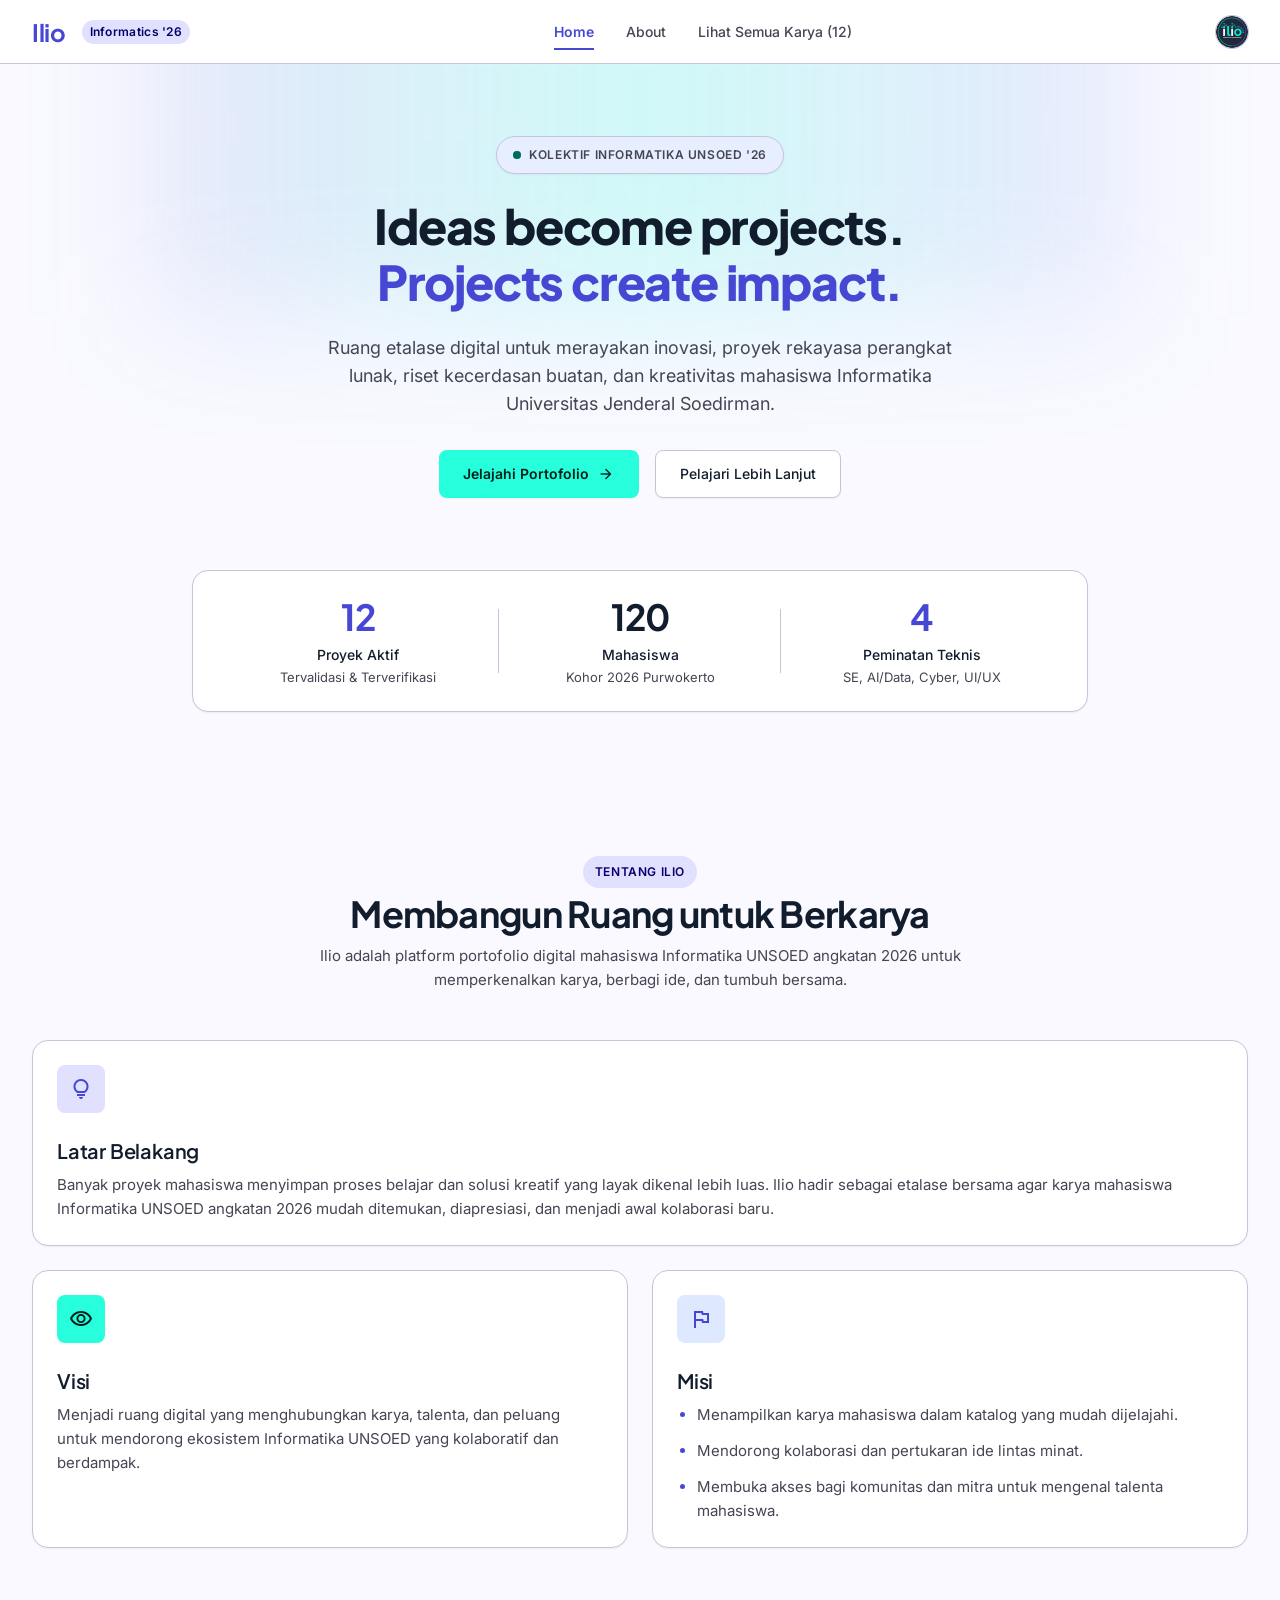
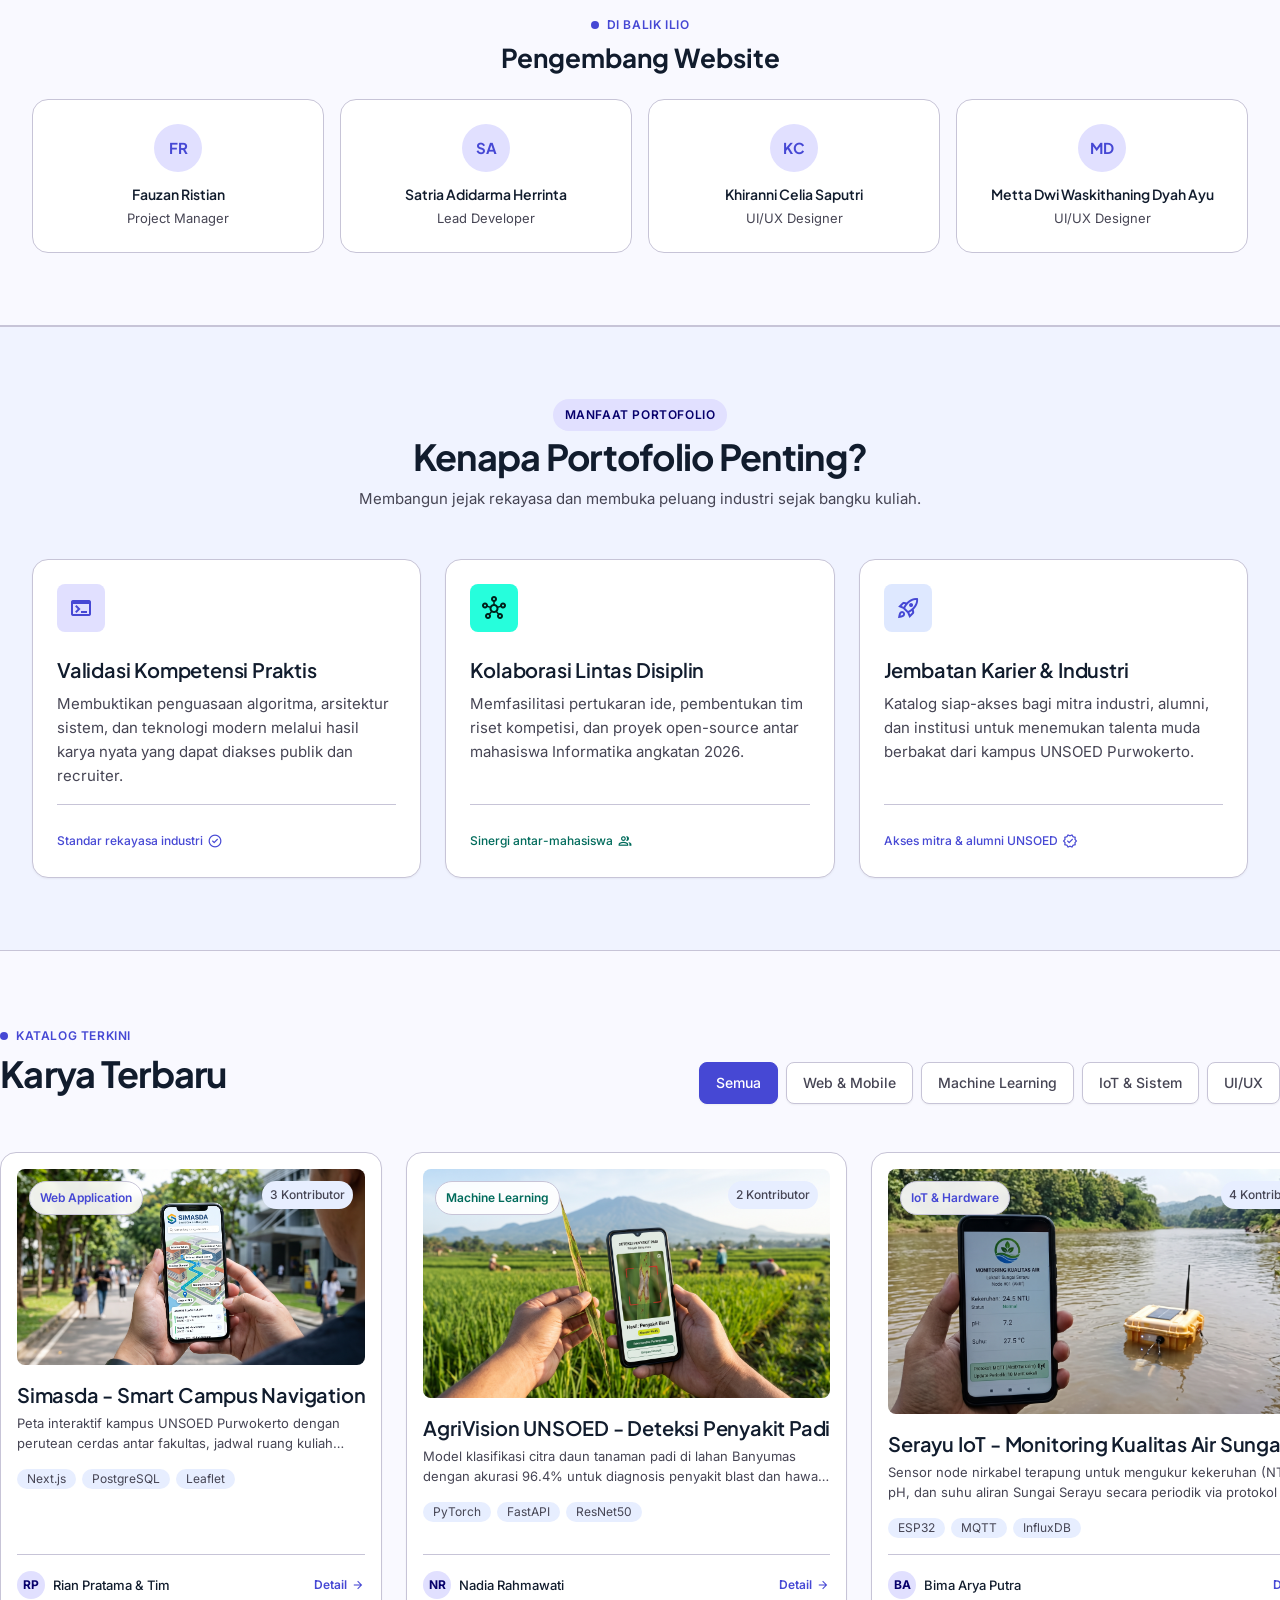
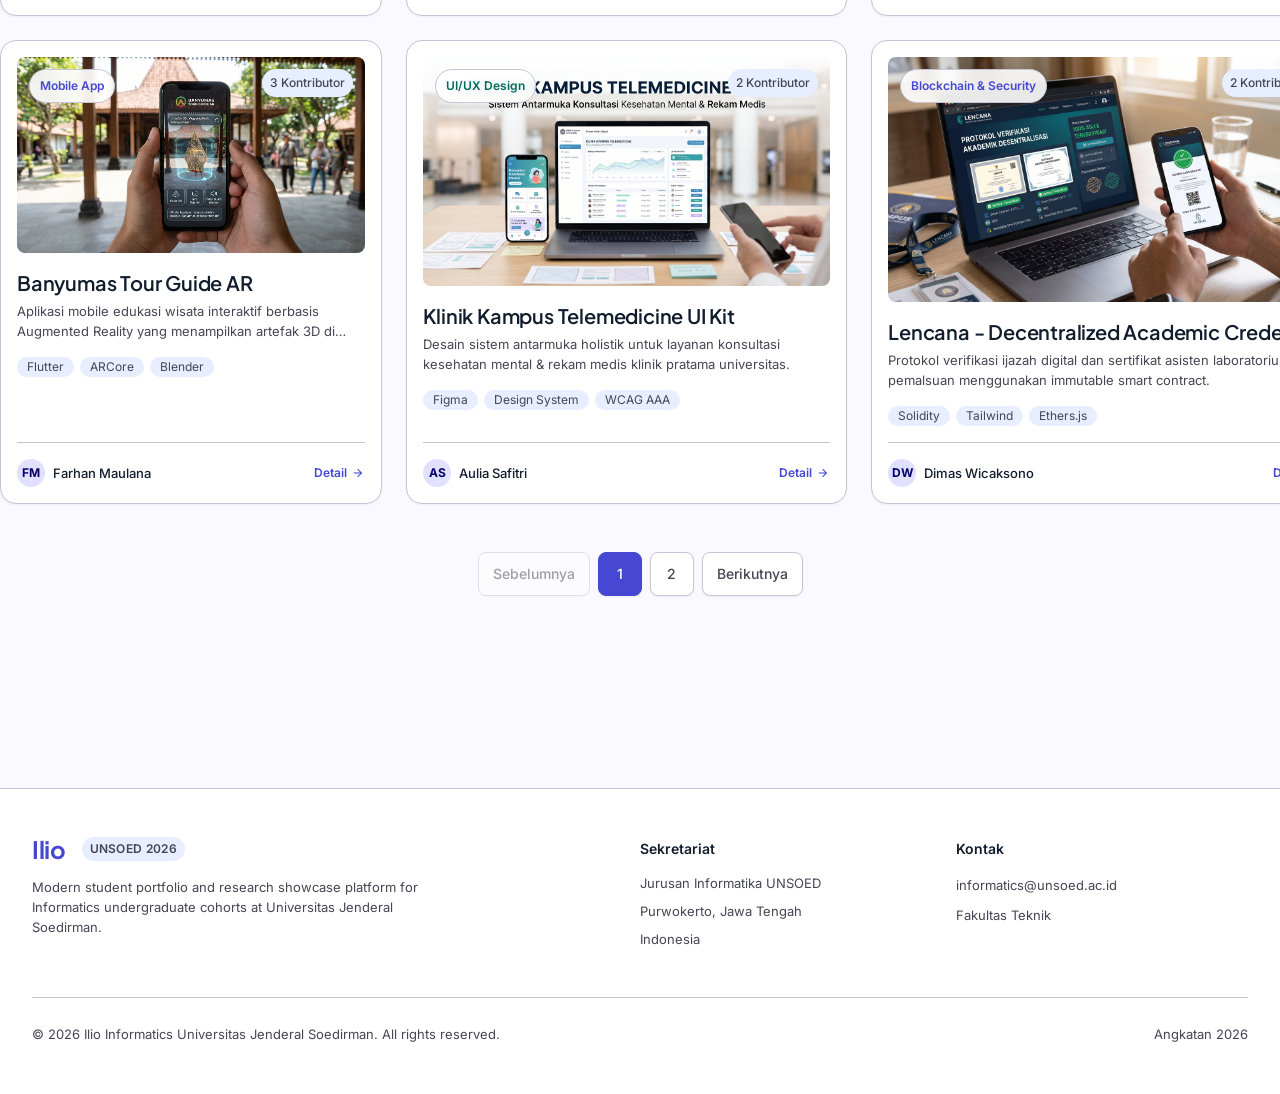
<file: index.html>
<!DOCTYPE html>
<html lang="id">
<head>
  <meta charset="utf-8" />
  <meta name="viewport" content="width=device-width, initial-scale=1.0" />
  <title>Ilio - Platform Portofolio Informatika UNSOED '26</title>

  <!-- Google Fonts: Material Symbols & Web Typography -->
  <link rel="stylesheet" href="https://fonts.googleapis.com/css2?family=Material+Symbols+Outlined:opsz,wght,FILL,GRAD@20..48,100..700,0..1,-50..200" />
  <link rel="stylesheet" href="https://fonts.googleapis.com/css2?family=Inter:wght@400;500;600;700&family=Plus+Jakarta+Sans:wght@600;700;800&display=swap" />

  
  <link rel="stylesheet" href="style.css" />
</head>

<body>
  <!-- ========================================================
       TOP NAVIGATION BAR
       ======================================================== -->
  <header class="site-header">
    <div class="container header-container">
      
      <!-- Brand Logo & Cohort Tag -->
      <div class="brand-wrapper">
        <a href="#" class="brand-logo">Ilio</a>
        <span class="cohort-tag">
          Informatics '26
        </span>
      </div>

      <!-- Navigation Links -->
      <nav class="nav-links">
        <a class="nav-link active" data-path="home" href="#home" aria-current="page">Home</a>
        <a class="nav-link" data-path="about" href="#about">About</a>
        <a class="nav-link" id="nav-semua-karya" data-path="portfolio" href="#karya-terbaru" title="Lihat semua karya portofolio">
          Lihat Semua Karya (<span class="nav-karya-count">12</span>)
        </a>
      </nav>

      <!-- Right Action Items (Submit Button & Profile Picture) -->
      <div class="header-actions">

        <!-- Profile Photo from 'logo pp.jpg' -->
        <img 
          alt="Profile" 
          class="profile-avatar" 
          src="logo pp.jpg" 
        />
      </div>

    </div>
  </header>

  <!-- ========================================================
       MAIN PAGE CONTENT
       ======================================================== -->
  <main style="padding-top: 64px;">
    
    <!-- Top Decorative Blur Gradient Backdrop -->
    <div class="hero-wrapper">
      <div class="hero-glow-blur"></div>

      <!-- 1. HERO SECTION -->
      <section class="container hero-content" id="home">
        
        <!-- Cohort Indicator Badge -->
        <div class="cohort-badge">
          <span class="ping-indicator">
            <span class="ping-circle-animate"></span>
            <span class="ping-circle-solid"></span>
          </span>
          <span class="badge-text">
            Kolektif Informatika UNSOED '26
          </span>
        </div>

        <!-- Main Hero Headline -->
        <h1 class="hero-title">
          Ideas become projects.<br />
          <span class="text-primary">Projects create impact.</span>
        </h1>

        <!-- Hero Subtitle -->
        <p class="hero-subtitle">
          Ruang etalase digital untuk merayakan inovasi, proyek rekayasa perangkat lunak, riset kecerdasan buatan, dan kreativitas mahasiswa Informatika Universitas Jenderal Soedirman.
        </p>

        <!-- Action Button Row -->
        <div class="hero-actions">
          <a class="btn-primary-action" href="#karya-terbaru">
            <span>Jelajahi Portofolio</span>
            <span class="material-symbols-outlined" style="font-size: 18px;">arrow_forward</span>
          </a>
          <a class="btn-secondary-action" href="#kenapa-penting">
            Pelajari Lebih Lanjut
          </a>
        </div>

        <!-- Minimalist Metric Strip (Validated Count of Works) -->
        <div class="metric-strip">
          <div class="metric-item">
            <span id="metric-karya-count" class="metric-value text-primary">12</span>
            <span class="metric-title">Proyek Aktif</span>
            <span class="metric-desc">Tervalidasi &amp; Terverifikasi</span>
          </div>
          <div class="metric-item">
            <span class="metric-value">120</span>
            <span class="metric-title">Mahasiswa</span>
            <span class="metric-desc">Kohor 2026 Purwokerto</span>
          </div>
          <div class="metric-item">
            <span class="metric-value text-primary">4</span>
            <span class="metric-title">Peminatan Teknis</span>
            <span class="metric-desc">SE, AI/Data, Cyber, UI/UX</span>
          </div>
        </div>

      </section>
    </div>

    <section class="section-about" id="about">
      <div class="container">
        <div class="section-header-center">
          <span class="pill-badge">Tentang Ilio</span>
          <h2 class="section-title">Membangun Ruang untuk Berkarya</h2>
          <p class="section-desc">
            Ilio adalah platform portofolio digital mahasiswa Informatika UNSOED angkatan 2026 untuk memperkenalkan karya, berbagi ide, dan tumbuh bersama.
          </p>
        </div>

        <div class="about-content-grid">
          <article class="about-card about-background-card">
            <div class="benefit-icon-wrapper bg-primary-light">
              <span class="material-symbols-outlined" aria-hidden="true">lightbulb</span>
            </div>
            <h3 class="benefit-title">Latar Belakang</h3>
            <p class="benefit-desc">
              Banyak proyek mahasiswa menyimpan proses belajar dan solusi kreatif yang layak dikenal lebih luas. Ilio hadir sebagai etalase bersama agar karya mahasiswa Informatika UNSOED angkatan 2026 mudah ditemukan, diapresiasi, dan menjadi awal kolaborasi baru.
            </p>
          </article>

          <article class="about-card">
            <div class="benefit-icon-wrapper bg-secondary-light">
              <span class="material-symbols-outlined" aria-hidden="true">visibility</span>
            </div>
            <h3 class="benefit-title">Visi</h3>
            <p class="benefit-desc">
              Menjadi ruang digital yang menghubungkan karya, talenta, dan peluang untuk mendorong ekosistem Informatika UNSOED yang kolaboratif dan berdampak.
            </p>
          </article>

          <article class="about-card">
            <div class="benefit-icon-wrapper bg-high-light">
              <span class="material-symbols-outlined" aria-hidden="true">flag</span>
            </div>
            <h3 class="benefit-title">Misi</h3>
            <ul class="about-mission-list">
              <li>Menampilkan karya mahasiswa dalam katalog yang mudah dijelajahi.</li>
              <li>Mendorong kolaborasi dan pertukaran ide lintas minat.</li>
              <li>Membuka akses bagi komunitas dan mitra untuk mengenal talenta mahasiswa.</li>
            </ul>
          </article>
        </div>

        <div class="developer-section">
          <div class="developer-section-heading">
            <span class="section-label">
              <span class="section-label-dot"></span>
              Di balik Ilio
            </span>
            <h3 class="developer-section-title">Pengembang Website</h3>
          </div>
          <div class="developer-grid">
            <article class="developer-card">
              <span class="developer-avatar">FR</span>
              <h4>Fauzan Ristian</h4>
              <p>Project Manager</p>
            </article>
            <article class="developer-card">
              <span class="developer-avatar">SA</span>
              <h4>Satria Adidarma Herrinta</h4>
              <p>Lead Developer</p>
            </article>
            <article class="developer-card">
              <span class="developer-avatar">KC</span>
              <h4>Khiranni Celia Saputri</h4>
              <p>UI/UX Designer</p>
            </article>
            <article class="developer-card">
              <span class="developer-avatar">MD</span>
              <h4>Metta Dwi Waskithaning Dyah Ayu</h4>
              <p>UI/UX Designer</p>
            </article>
          </div>
        </div>
      </div>
    </section>

    <section class="section-why" id="kenapa-penting">
      <div class="container">
        
        <!-- Section Header -->
        <div class="section-header-center">
          <span class="pill-badge">
            Manfaat Portofolio
          </span>
          <h2 class="section-title">
            Kenapa Portofolio Penting?
          </h2>
          <p class="section-desc">
            Membangun jejak rekayasa dan membuka peluang industri sejak bangku kuliah.
          </p>
        </div>

        <!-- 3 Benefit Cards -->
        <div class="benefit-grid">
          
          <!-- Benefit Card 1 -->
          <div class="benefit-card">
            <div>
              <div class="benefit-icon-wrapper bg-primary-light">
                <span class="material-symbols-outlined" style="font-size: 24px;">terminal</span>
              </div>
              <h3 class="benefit-title">
                Validasi Kompetensi Praktis
              </h3>
              <p class="benefit-desc">
                Membuktikan penguasaan algoritma, arsitektur sistem, dan teknologi modern melalui hasil karya nyata yang dapat diakses publik dan recruiter.
              </p>
            </div>
            <div class="benefit-footer text-primary">
              <span>Standar rekayasa industri</span>
              <span class="material-symbols-outlined" style="font-size: 16px;">check_circle</span>
            </div>
          </div>

          <!-- Benefit Card 2 -->
          <div class="benefit-card">
            <div>
              <div class="benefit-icon-wrapper bg-secondary-light">
                <span class="material-symbols-outlined" style="font-size: 24px;">hub</span>
              </div>
              <h3 class="benefit-title">
                Kolaborasi Lintas Disiplin
              </h3>
              <p class="benefit-desc">
                Memfasilitasi pertukaran ide, pembentukan tim riset kompetisi, dan proyek open-source antar mahasiswa Informatika angkatan 2026.
              </p>
            </div>
            <div class="benefit-footer text-secondary">
              <span>Sinergi antar-mahasiswa</span>
              <span class="material-symbols-outlined" style="font-size: 16px;">group</span>
            </div>
          </div>

          <!-- Benefit Card 3 -->
          <div class="benefit-card">
            <div>
              <div class="benefit-icon-wrapper bg-high-light">
                <span class="material-symbols-outlined" style="font-size: 24px;">rocket_launch</span>
              </div>
              <h3 class="benefit-title">
                Jembatan Karier &amp; Industri
              </h3>
              <p class="benefit-desc">
                Katalog siap-akses bagi mitra industri, alumni, dan institusi untuk menemukan talenta muda berbakat dari kampus UNSOED Purwokerto.
              </p>
            </div>
            <div class="benefit-footer text-primary">
              <span>Akses mitra &amp; alumni UNSOED</span>
              <span class="material-symbols-outlined" style="font-size: 16px;">verified</span>
            </div>
          </div>

        </div>

      </div>
    </section>

    <!-- 3. SECTION: KARYA TERBARU (RECENT PROJECTS) -->
    <section class="container section-catalog" id="karya-terbaru">
      
      <!-- Section Title & Filter Tabs -->
      <div class="catalog-header">
        <div>
          <div class="section-label">
            <span class="section-label-dot"></span>
            Katalog Terkini
          </div>
          <h2 class="section-title">
            Karya Terbaru
          </h2>
        </div>

        <!-- Filter Tabs -->
        <div class="filter-group" id="filter-container">
          <button class="filter-btn active-tab" data-filter="all">
            Semua
          </button>
          <button class="filter-btn" data-filter="web-mobile">
            Web &amp; Mobile
          </button>
          <button class="filter-btn" data-filter="ml">
            Machine Learning
          </button>
          <button class="filter-btn" data-filter="iot">
            IoT &amp; Sistem
          </button>
          <button class="filter-btn" data-filter="uiux">
            UI/UX
          </button>
        </div>
      </div>

      <!-- Projects Responsive Grid -->
      <div class="projects-grid" id="projects-grid" aria-live="polite"></div>

      <nav class="project-pagination" id="project-pagination" aria-label="Pagination katalog proyek" hidden></nav>

    </section>


  </main>

  <!-- ========================================================
       FOOTER
       ======================================================== -->
  <footer class="site-footer">
    <div class="container">
      <div class="footer-grid">
        <div class="footer-col">
          <div class="brand-wrapper" style="margin-bottom: 0.5rem;">
            <span class="brand-logo">Ilio</span>
            <span class="cohort-tag" style="background-color: var(--color-surface-container); color: var(--color-on-surface-variant);">
              UNSOED 2026
            </span>
          </div>
          <p style="max-width: 400px;">
            Modern student portfolio and research showcase platform for Informatics undergraduate cohorts at Universitas Jenderal Soedirman.
          </p>
        </div>
        <div class="footer-col">
          <span class="footer-col-title">Sekretariat</span>
          <p>Jurusan Informatika UNSOED</p>
          <p>Purwokerto, Jawa Tengah</p>
          <p>Indonesia</p>
        </div>
        <div class="footer-col">
          <span class="footer-col-title">Kontak</span>
          <a href="mailto:informatics@unsoed.ac.id">
            informatics@unsoed.ac.id
          </a>
          <p>Fakultas Teknik</p>
        </div>
      </div>
      <div class="footer-bottom">
        <p>&copy; 2026 Ilio Informatics Universitas Jenderal Soedirman. All rights reserved.</p>
        <div>
          <span>Angkatan 2026</span>
        </div>
      </div>
    </div>
  </footer>

  <!-- ========================================================
       SCRIPTS: VANILLA JAVASCRIPT (ES6+)
       ======================================================== -->
  <script src="script.js" defer></script>
</body>
</html>
</file>
<file: style.css>
/* ========================================================
   Ilio Platform Portofolio Informatika UNSOED '26
   Pure Vanilla CSS (CSS3) Stylesheet - style.css
   ======================================================== */

/* --- 1. DESIGN TOKENS (CSS Custom Properties) --- */
:root {
  /* Brand Palette */
  --color-primary: #4648d4;
  --color-primary-container: #6063ee;
  --color-primary-fixed: #e1e0ff;
  --color-primary-fixed-dim: #c0c1ff;
  --color-on-primary: #ffffff;
  --color-on-primary-fixed: #07006c;
  --color-on-primary-fixed-variant: #2f2ebe;

  --color-secondary: #006b5b;
  --color-secondary-container: #26fedc;
  --color-secondary-fixed: #26fedc;
  --color-secondary-fixed-dim: #00dfc1;
  --color-on-secondary: #ffffff;
  --color-on-secondary-fixed: #00201a;
  --color-on-secondary-container: #007261;

  /* Surfaces & Backgrounds */
  --color-surface: #f9f9ff;
  --color-surface-dim: #cfdaf2;
  --color-surface-container-lowest: #ffffff;
  --color-surface-container-low: #f0f3ff;
  --color-surface-container: #e7eeff;
  --color-surface-container-high: #dee8ff;
  --color-surface-container-highest: #d8e3fb;
  --color-on-surface: #111c2d;
  --color-on-surface-variant: #464554;

  /* Outlines & Borders */
  --color-outline: #767586;
  --color-outline-variant: #c7c4d7;

  /* Status Colors */
  --color-error: #ba1a1a;
  --color-error-container: #ffdad6;
  --color-on-error: #ffffff;

  /* Interactive Elements */
  --color-indigo-btn: #6366f1;
  --color-indigo-btn-hover: #4f46e5;
  --color-inverse-surface: #263143;
  --color-inverse-on-surface: #ecf1ff;

  /* Typography */
  --font-headline: 'Plus Jakarta Sans', -apple-system, BlinkMacSystemFont, 'Segoe UI', Roboto, sans-serif;
  --font-body: 'Inter', -apple-system, BlinkMacSystemFont, 'Segoe UI', Roboto, sans-serif;

  /* Radii */
  --radius-sm: 0.25rem;
  --radius-md: 0.5rem;
  --radius-lg: 0.75rem;
  --radius-xl: 1rem;
  --radius-2xl: 1.25rem;
  --radius-full: 9999px;

  /* Shadows */
  --shadow-sm: 0 1px 2px 0 rgba(0, 0, 0, 0.05);
  --shadow-md: 0 4px 6px -1px rgba(0, 0, 0, 0.08), 0 2px 4px -2px rgba(0, 0, 0, 0.04);
  --shadow-lg: 0 10px 15px -3px rgba(0, 0, 0, 0.08), 0 4px 6px -4px rgba(0, 0, 0, 0.04);
  --shadow-xl: 0 20px 25px -5px rgba(0, 0, 0, 0.1), 0 8px 10px -6px rgba(0, 0, 0, 0.06);
  --shadow-2xl: 0 25px 50px -12px rgba(17, 28, 45, 0.25);
}

/* --- 2. BASE RESETS & DOCUMENT FLOW --- */
*, *::before, *::after {
  box-sizing: border-box;
  margin: 0;
  padding: 0;
}

html {
  scroll-behavior: smooth;
}

body {
  margin: 0;
  padding: 0;
  font-family: var(--font-body);
  font-size: 15px;
  line-height: 24px;
  color: var(--color-on-surface);
  background-color: var(--color-surface);
  -webkit-font-smoothing: antialiased;
  -moz-osx-font-smoothing: grayscale;
}

a {
  color: inherit;
  text-decoration: none;
}

img {
  display: block;
  max-width: 100%;
}

button, input, select, textarea {
  font: inherit;
}

/* Custom Scrollbar Reset */
::-webkit-scrollbar {
  display: none;
}
* {
  scrollbar-width: none;
  -ms-overflow-style: none;
}

/* Layout Container */
.container {
  width: 100%;
  max-width: 1280px;
  margin-left: auto;
  margin-right: auto;
  padding-left: 2rem;
  padding-right: 2rem;
}

/* --- 3. HEADER & NAVBAR --- */
.site-header {
  position: fixed;
  top: 0;
  left: 0;
  right: 0;
  height: 64px;
  z-index: 50;
  background-color: rgba(255, 255, 255, 0.92);
  backdrop-filter: blur(12px);
  -webkit-backdrop-filter: blur(12px);
  border-bottom: 1px solid var(--color-outline-variant);
}

.header-container {
  display: flex;
  align-items: center;
  justify-content: space-between;
  height: 100%;
}

.brand-wrapper {
  display: flex;
  align-items: center;
  gap: 1rem;
}

.brand-logo {
  font-family: var(--font-headline);
  font-size: 24px;
  font-weight: 700;
  letter-spacing: -0.015em;
  color: var(--color-primary);
  text-decoration: none;
}

.cohort-tag {
  display: inline-flex;
  align-items: center;
  padding: 0.25rem 0.5rem;
  border-radius: var(--radius-full);
  background-color: var(--color-primary-fixed);
  color: var(--color-on-primary-fixed);
  font-size: 12px;
  line-height: 16px;
  font-weight: 600;
  letter-spacing: 0.025em;
}

.nav-links {
  display: flex;
  align-items: center;
  gap: 2rem;
}

.nav-link {
  position: relative;
  font-size: 14px;
  line-height: 20px;
  font-weight: 500;
  color: var(--color-on-surface-variant);
  transition: color 0.2s ease;
}

.nav-link:hover {
  color: var(--color-on-surface);
}

.nav-link.active {
  color: var(--color-primary);
  font-weight: 600;
}

.nav-link::after {
  position: absolute;
  right: 0;
  bottom: -8px;
  left: 0;
  height: 2px;
  background-color: var(--color-primary);
  content: '';
  transform: scaleX(0);
  transform-origin: left;
  transition: transform 0.2s ease;
}

.nav-link.active::after {
  transform: scaleX(1);
}

.nav-link.active:hover {
  color: var(--color-primary);
}

.header-actions {
  display: flex;
  align-items: center;
  gap: 1rem;
}

/* Navbar 'Submit Karya' Button (Warna #6366f1) */
.btn-submit-nav {
  display: inline-flex;
  align-items: center;
  justify-content: center;
  height: 40px;
  padding: 0 1.5rem;
  border-radius: var(--radius-md);
  background-color: var(--color-indigo-btn) !important;
  color: #ffffff !important;
  border: 1px solid var(--color-indigo-btn) !important;
  font-size: 14px;
  font-weight: 600;
  cursor: pointer;
  box-shadow: 0 1px 3px rgba(99, 102, 241, 0.25);
  transition: all 0.2s cubic-bezier(0.4, 0, 0.2, 1);
}

.btn-submit-nav:hover {
  background-color: var(--color-indigo-btn-hover) !important;
  border-color: var(--color-indigo-btn-hover) !important;
  box-shadow: 0 4px 14px rgba(99, 102, 241, 0.35);
  transform: translateY(-1px);
}

.btn-submit-nav:active {
  transform: translateY(0);
}

.profile-avatar {
  width: 32px;
  height: 32px;
  border-radius: var(--radius-full);
  object-fit: cover;
  box-shadow: 0 0 0 1px var(--color-outline-variant);
  cursor: pointer;
  transition: box-shadow 0.2s ease;
}

.profile-avatar:hover {
  box-shadow: 0 0 0 2px var(--color-primary);
}

/* --- 4. HERO SECTION --- */
.hero-wrapper {
  position: relative;
  width: 100%;
  overflow: hidden;
  padding-top: 4.5rem;
  padding-bottom: 4.5rem;
}

.hero-glow-blur {
  position: absolute;
  top: -128px;
  left: 50%;
  transform: translateX(-50%);
  width: 980px;
  height: 380px;
  background: linear-gradient(90deg, rgba(70, 72, 212, 0.1) 0%, rgba(38, 254, 220, 0.2) 50%, rgba(96, 99, 238, 0.1) 100%);
  filter: blur(64px);
  pointer-events: none;
  z-index: 0;
}

.hero-content {
  position: relative;
  z-index: 1;
  display: flex;
  flex-col;
  flex-direction: column;
  align-items: center;
  text-align: center;
}

.cohort-badge {
  display: inline-flex;
  align-items: center;
  gap: 0.5rem;
  padding: 0.375rem 1rem;
  border-radius: var(--radius-full);
  background-color: var(--color-surface-container);
  border: 1px solid var(--color-outline-variant);
  box-shadow: var(--shadow-sm);
  margin-bottom: 1.5rem;
}

.ping-indicator {
  position: relative;
  display: flex;
  width: 8px;
  height: 8px;
}

.ping-circle-animate {
  position: absolute;
  display: inline-flex;
  width: 100%;
  height: 100%;
  border-radius: var(--radius-full);
  background-color: var(--color-secondary-fixed-dim);
  opacity: 0.75;
  animation: ping 1.5s cubic-bezier(0, 0, 0.2, 1) infinite;
}

.ping-circle-solid {
  position: relative;
  display: inline-flex;
  width: 8px;
  height: 8px;
  border-radius: var(--radius-full);
  background-color: var(--color-secondary);
}

@keyframes ping {
  75%, 100% {
    transform: scale(2.2);
    opacity: 0;
  }
}

.badge-text {
  font-size: 12px;
  font-weight: 600;
  text-transform: uppercase;
  letter-spacing: 0.05em;
  color: var(--color-on-surface-variant);
}

.hero-title {
  font-family: var(--font-headline);
  font-size: 48px;
  line-height: 56px;
  font-weight: 800;
  letter-spacing: -0.025em;
  color: var(--color-on-surface);
  max-width: 56rem;
  margin-bottom: 1.5rem;
}

.hero-title .text-primary {
  color: var(--color-primary);
}

.hero-subtitle {
  font-size: 18px;
  line-height: 28px;
  color: var(--color-on-surface-variant);
  max-width: 42rem;
  margin-bottom: 2rem;
}

.hero-actions {
  display: flex;
  align-items: center;
  gap: 1rem;
  margin-bottom: 4.5rem;
  width: auto;
}

.btn-primary-action {
  display: inline-flex;
  align-items: center;
  justify-content: center;
  gap: 0.5rem;
  height: 48px;
  padding: 0 1.5rem;
  border-radius: var(--radius-md);
  background-color: var(--color-secondary-container);
  color: var(--color-on-secondary-fixed);
  font-size: 14px;
  font-weight: 600;
  box-shadow: var(--shadow-sm);
  transition: all 0.2s ease;
}

.btn-primary-action:hover {
  box-shadow: var(--shadow-md);
  transform: translateY(-2px);
}

.btn-secondary-action {
  display: inline-flex;
  align-items: center;
  justify-content: center;
  height: 48px;
  padding: 0 1.5rem;
  border-radius: var(--radius-md);
  background-color: var(--color-surface-container-lowest);
  color: var(--color-on-surface);
  font-size: 14px;
  font-weight: 500;
  border: 1px solid var(--color-outline-variant);
  box-shadow: var(--shadow-sm);
  transition: background-color 0.2s ease, border-color 0.2s ease;
}

.btn-secondary-action:hover {
  background-color: var(--color-surface-container-low);
  border-color: var(--color-outline);
}

/* Metric Strip */
.metric-strip {
  width: 100%;
  max-width: 56rem;
  background-color: var(--color-surface-container-lowest);
  border-radius: var(--radius-xl);
  border: 1px solid var(--color-outline-variant);
  box-shadow: var(--shadow-sm);
  padding: 1.5rem;
  display: grid;
  grid-template-columns: repeat(3, 1fr);
}

.metric-item {
  display: flex;
  flex-direction: column;
  align-items: center;
  padding: 0 1rem;
  position: relative;
}

.metric-item:not(:last-child)::after {
  content: '';
  position: absolute;
  right: 0;
  top: 15%;
  height: 70%;
  width: 1px;
  background-color: var(--color-outline-variant);
}

.metric-value {
  font-family: var(--font-headline);
  font-size: 36px;
  line-height: 44px;
  font-weight: 700;
  letter-spacing: -0.02em;
}

.metric-value.text-primary {
  color: var(--color-primary);
}

.metric-title {
  font-size: 14px;
  font-weight: 500;
  color: var(--color-on-surface);
  margin-top: 0.25rem;
}

.metric-desc {
  font-size: 13px;
  line-height: 20px;
  color: var(--color-on-surface-variant);
}

/* --- 5. SECTION: ABOUT --- */
.section-about {
  padding: 4.5rem 0;
  background-color: var(--color-surface);
  border-bottom: 1px solid var(--color-outline-variant);
}

.about-content-grid {
  display: grid;
  grid-template-columns: repeat(2, minmax(0, 1fr));
  gap: 1.5rem;
}

.about-card {
  padding: 1.5rem;
  background-color: var(--color-surface-container-lowest);
  border: 1px solid var(--color-outline-variant);
  border-radius: var(--radius-xl);
  box-shadow: var(--shadow-sm);
}

.about-background-card {
  grid-column: 1 / -1;
}

.about-mission-list {
  display: grid;
  gap: 0.75rem;
  padding-left: 1.25rem;
  color: var(--color-on-surface-variant);
  font-size: 15px;
  line-height: 24px;
}

.about-mission-list li::marker {
  color: var(--color-primary);
}

.developer-section {
  margin-top: 4rem;
}

.developer-section-heading {
  margin-bottom: 1.5rem;
  text-align: center;
}

.developer-section-heading .section-label {
  justify-content: center;
}

.developer-section-title {
  font-family: var(--font-headline);
  font-size: 26px;
  line-height: 34px;
  font-weight: 700;
  color: var(--color-on-surface);
}

.developer-grid {
  display: grid;
  grid-template-columns: repeat(4, minmax(0, 1fr));
  gap: 1rem;
}

.developer-card {
  padding: 1.5rem 1rem;
  text-align: center;
  background-color: var(--color-surface-container-lowest);
  border: 1px solid var(--color-outline-variant);
  border-radius: var(--radius-xl);
}

.developer-avatar {
  display: inline-flex;
  align-items: center;
  justify-content: center;
  width: 48px;
  height: 48px;
  margin-bottom: 0.75rem;
  border-radius: var(--radius-full);
  background-color: var(--color-primary-fixed);
  color: var(--color-primary);
  font-family: var(--font-headline);
  font-weight: 700;
}

.developer-card h4 {
  font-family: var(--font-headline);
  font-size: 14px;
  line-height: 20px;
  font-weight: 600;
  color: var(--color-on-surface);
}

.developer-card p {
  margin-top: 0.25rem;
  color: var(--color-on-surface-variant);
  font-size: 13px;
  line-height: 20px;
}

.section-why {
  width: 100%;
  background-color: var(--color-surface-container-low);
  border-top: 1px solid var(--color-outline-variant);
  border-bottom: 1px solid var(--color-outline-variant);
  padding: 4.5rem 0;
}

/* --- 6. SECTION: KENAPA PORTOFOLIO PENTING --- */
.section-header-center {
  display: flex;
  flex-direction: column;
  align-items: center;
  text-align: center;
  max-width: 42rem;
  margin: 0 auto 3rem auto;
}

.pill-badge {
  display: inline-block;
  padding: 0.25rem 0.75rem;
  border-radius: var(--radius-full);
  background-color: var(--color-primary-fixed);
  color: var(--color-on-primary-fixed);
  font-size: 12px;
  font-weight: 600;
  text-transform: uppercase;
  letter-spacing: 0.05em;
  margin-bottom: 0.25rem;
}

.section-title {
  font-family: var(--font-headline);
  font-size: 36px;
  line-height: 44px;
  font-weight: 700;
  letter-spacing: -0.02em;
  color: var(--color-on-surface);
  margin-bottom: 0.5rem;
}

.section-desc {
  font-size: 15px;
  line-height: 24px;
  color: var(--color-on-surface-variant);
}

.benefit-grid {
  display: grid;
  grid-template-columns: repeat(3, 1fr);
  gap: 1.5rem;
}

.benefit-card {
  background-color: var(--color-surface-container-lowest);
  border-radius: var(--radius-xl);
  border: 1px solid var(--color-outline-variant);
  padding: 1.5rem;
  box-shadow: var(--shadow-sm);
  display: flex;
  flex-direction: column;
  justify-content: space-between;
  transition: all 0.25s ease;
}

.benefit-card:hover {
  box-shadow: var(--shadow-md);
  border-color: rgba(70, 72, 212, 0.4);
}

.benefit-icon-wrapper {
  width: 48px;
  height: 48px;
  border-radius: var(--radius-md);
  display: flex;
  align-items: center;
  justify-content: center;
  margin-bottom: 1.5rem;
}

.benefit-icon-wrapper.bg-primary-light {
  background-color: var(--color-primary-fixed);
  color: var(--color-primary);
}

.benefit-icon-wrapper.bg-secondary-light {
  background-color: var(--color-secondary-fixed);
  color: var(--color-on-secondary-fixed);
}

.benefit-icon-wrapper.bg-high-light {
  background-color: var(--color-surface-container-high);
  color: var(--color-primary);
}

.benefit-title {
  font-family: var(--font-headline);
  font-size: 20px;
  line-height: 28px;
  font-weight: 600;
  letter-spacing: -0.01em;
  color: var(--color-on-surface);
  margin-bottom: 0.5rem;
}

.benefit-desc {
  font-size: 15px;
  line-height: 24px;
  color: var(--color-on-surface-variant);
}

.benefit-footer {
  padding-top: 1.5rem;
  margin-top: 1rem;
  border-top: 1px solid var(--color-outline-variant);
  display: flex;
  align-items: center;
  gap: 0.25rem;
  font-size: 12px;
  font-weight: 500;
}

.benefit-footer.text-primary {
  color: var(--color-primary);
}

.benefit-footer.text-secondary {
  color: var(--color-secondary);
}

/* --- 6. SECTION: KARYA TERBARU --- */
.section-catalog {
  padding: 4.5rem 0;
}

#home,
#about,
#kenapa-penting,
#karya-terbaru {
  scroll-margin-top: 80px;
}

.catalog-header {
  display: flex;
  flex-direction: row;
  align-items: flex-end;
  justify-content: space-between;
  gap: 1.5rem;
  margin-bottom: 3rem;
}

.section-label {
  display: inline-flex;
  align-items: center;
  gap: 0.5rem;
  color: var(--color-primary);
  font-size: 12px;
  font-weight: 600;
  text-transform: uppercase;
  letter-spacing: 0.05em;
  margin-bottom: 0.25rem;
}

.section-label-dot {
  width: 8px;
  height: 8px;
  border-radius: var(--radius-full);
  background-color: var(--color-primary);
}

.filter-group {
  display: flex;
  flex-wrap: wrap;
  gap: 0.5rem;
}

.filter-btn {
  padding: 0.5rem 1rem;
  border-radius: var(--radius-md);
  font-size: 14px;
  font-weight: 500;
  cursor: pointer;
  background-color: var(--color-surface-container-lowest);
  color: var(--color-on-surface-variant);
  border: 1px solid var(--color-outline-variant);
  box-shadow: var(--shadow-sm);
  transition: all 0.2s ease;
}

.filter-btn:hover {
  background-color: var(--color-surface-container-low);
  color: var(--color-on-surface);
}

.filter-btn.active-tab {
  background-color: var(--color-primary);
  color: var(--color-on-primary);
  border-color: var(--color-primary);
}

/* Projects Grid */
.projects-grid {
  display: grid;
  grid-template-columns: repeat(3, 1fr);
  grid-auto-rows: 1fr;
  gap: 1.5rem;
  margin-bottom: 3rem;
  align-items: stretch;
}

.catalog-error {
  grid-column: 1 / -1;
  padding: 2rem 1rem;
  color: var(--color-error);
  text-align: center;
}

.project-card {
  background-color: var(--color-surface-container-lowest);
  border-radius: var(--radius-xl);
  border: 1px solid var(--color-outline-variant);
  padding: 1rem;
  box-shadow: var(--shadow-sm);
  align-items: stretch;
  display: flex;
  flex-direction: column;
  justify-content: space-between;
  transition: transform 0.25s ease, box-shadow 0.25s ease, border-color 0.25s ease;
}

.project-card:hover {
  box-shadow: var(--shadow-md);
  border-color: rgba(70, 72, 212, 0.5);
  transform: translateY(-4px);
}

.project-thumbnail-wrapper {
  position: relative;
  width: 100%;
  aspect-ratio: 16 / 9;
  border-radius: var(--radius-md);
  overflow: hidden;
  background-color: var(--color-surface-container-high);
  margin-bottom: 1rem;
}

.project-thumbnail {
  width: 100%;
  height: 100%;
  object-fit: cover;
  transition: transform 0.3s ease;
}

.project-card:hover .project-thumbnail {
  transform: scale(1.05);
}

.project-badge-category {
  position: absolute;
  top: 0.75rem;
  left: 0.75rem;
  padding: 0.25rem 0.625rem;
  border-radius: var(--radius-full);
  background-color: rgba(255, 255, 255, 0.9);
  backdrop-filter: blur(4px);
  -webkit-backdrop-filter: blur(4px);
  font-size: 12px;
  font-weight: 600;
  border: 1px solid var(--color-outline-variant);
}

.project-badge-category.cat-primary {
  color: var(--color-primary);
}

.project-badge-category.cat-secondary {
  color: var(--color-secondary);
}

.project-badge-contributors {
  position: absolute;
  top: 0.75rem;
  right: 0.75rem;
  padding: 0.125rem 0.5rem;
  border-radius: var(--radius-full);
  background-color: var(--color-surface-container);
  color: var(--color-on-surface-variant);
  font-size: 12px;
  font-weight: 500;
}

.project-title {
  font-family: var(--font-headline);
  font-size: 20px;
  line-height: 28px;
  font-weight: 600;
  letter-spacing: -0.01em;
  color: var(--color-on-surface);
  white-space: nowrap;
  overflow: hidden;
  text-overflow: ellipsis;
  transition: color 0.2s ease;
}

.project-card:hover .project-title {
  color: var(--color-primary);
}

.project-desc {
  font-size: 13px;
  line-height: 20px;
  color: var(--color-on-surface-variant);
  margin-top: 0.25rem;
  display: -webkit-box;
  -webkit-line-clamp: 2;
  -webkit-box-orient: vertical;
  overflow: hidden;
}

.tech-stack-row {
  display: flex;
  flex-wrap: wrap;
  gap: 0.375rem;
  margin-top: 1rem;
}

.tech-chip {
  padding: 0.125rem 0.625rem;
  border-radius: var(--radius-full);
  background-color: var(--color-surface-container);
  color: var(--color-on-surface-variant);
  font-size: 12px;
  line-height: 16px;
}

.project-author-strip {
  padding-top: 1rem;
  margin-top: 1rem;
  border-top: 1px solid var(--color-outline-variant);
  display: flex;
  align-items: center;
  justify-content: space-between;
}

.author-info {
  display: flex;
  align-items: center;
  gap: 0.5rem;
}

.author-avatar {
  width: 28px;
  height: 28px;
  border-radius: var(--radius-full);
  display: flex;
  align-items: center;
  justify-content: center;
  font-size: 12px;
  font-weight: 700;
}

.author-avatar.bg-primary-avatar {
  background-color: var(--color-primary-fixed);
  color: var(--color-on-primary-fixed);
}

.author-avatar.bg-secondary-avatar {
  background-color: var(--color-secondary-fixed);
  color: var(--color-on-secondary-fixed);
}

.author-avatar.bg-high-avatar {
  background-color: var(--color-surface-container-high);
  color: var(--color-on-surface-variant);
}

.author-avatar.bg-dim-avatar {
  background-color: var(--color-primary-fixed-dim);
  color: var(--color-on-primary-fixed);
}

.author-name {
  font-size: 13px;
  font-weight: 500;
  color: var(--color-on-surface);
  white-space: nowrap;
  overflow: hidden;
  text-overflow: ellipsis;
  max-width: 130px;
}

.link-detail {
  display: inline-flex;
  align-items: center;
  gap: 0.25rem;
  padding: 0;
  border: 0;
  background: transparent;
  font-family: inherit;
  font-size: 12px;
  font-weight: 600;
  color: var(--color-primary);
  cursor: pointer;
}

.link-detail:hover {
  text-decoration: underline;
}

.project-details {
  display: flex;
  flex-direction: column;
  gap: 0.375rem;
  margin-top: 0.875rem;
  padding: 0.875rem;
  border-radius: var(--radius-md);
  background-color: var(--color-surface-container);
}

.project-details[hidden] {
  display: none;
}

.project-details-label {
  color: var(--color-on-surface-variant);
  font-size: 12px;
  font-weight: 600;
}

.project-github-link {
  width: fit-content;
  color: var(--color-primary);
  font-size: 13px;
  font-weight: 600;
  text-decoration: none;
}

.project-github-link:hover {
  text-decoration: underline;
}

.project-pagination {
  display: flex;
  justify-content: center;
  align-items: center;
  flex-wrap: wrap;
  gap: 0.5rem;
  margin-bottom: 3rem;
}

.project-pagination[hidden] {
  display: none;
}

.pagination-btn {
  display: inline-flex;
  align-items: center;
  justify-content: center;
  min-width: 44px;
  height: 44px;
  padding: 0 0.875rem;
  border-radius: var(--radius-md);
  background-color: var(--color-surface-container-lowest);
  color: var(--color-on-surface-variant);
  font-size: 14px;
  font-weight: 500;
  border: 1px solid var(--color-outline-variant);
  box-shadow: var(--shadow-sm);
  cursor: pointer;
  transition: all 0.2s ease;
}

.pagination-btn:hover:not(:disabled):not(.active) {
  background-color: var(--color-surface-container-low);
  border-color: var(--color-outline);
}

.pagination-btn.active {
  background-color: var(--color-primary);
  color: var(--color-on-primary);
  border-color: var(--color-primary);
}

.pagination-btn:disabled {
  opacity: 0.5;
  cursor: not-allowed;
}

/* --- 7. BANNER CALLOUT --- */
.section-banner {
  padding-bottom: 4.5rem;
}

.banner-card {
  position: relative;
  overflow: hidden;
  border-radius: var(--radius-2xl);
  background: linear-gradient(90deg, var(--color-surface-container-high) 0%, var(--color-surface-container) 50%, var(--color-surface-container-high) 100%);
  border: 1px solid var(--color-outline-variant);
  padding: 2.5rem;
  box-shadow: var(--shadow-sm);
}

.banner-content-row {
  position: relative;
  z-index: 10;
  display: flex;
  align-items: center;
  justify-content: space-between;
  gap: 1.5rem;
}

.banner-text-wrapper {
  max-width: 42rem;
}

.banner-portal-tag {
  display: inline-flex;
  align-items: center;
  gap: 0.5rem;
  color: var(--color-primary);
  font-size: 12px;
  font-weight: 600;
  text-transform: uppercase;
  letter-spacing: 0.05em;
  margin-bottom: 0.25rem;
}

.banner-title {
  font-family: var(--font-headline);
  font-size: 36px;
  line-height: 44px;
  font-weight: 700;
  letter-spacing: -0.02em;
  color: var(--color-on-surface);
}

.banner-desc {
  font-size: 15px;
  line-height: 24px;
  color: var(--color-on-surface-variant);
  margin-top: 0.25rem;
}

.banner-watermark {
  position: absolute;
  right: -40px;
  bottom: -40px;
  opacity: 0.05;
  pointer-events: none;
  color: var(--color-primary);
}

.banner-watermark span {
  font-size: 180px;
}

/* --- 8. MODAL FORM SUBMIT KARYA --- */
.modal-wrapper {
  position: fixed;
  inset: 0;
  z-index: 999;
  display: flex;
  align-items: center;
  justify-content: center;
  padding: 1rem;
}

.modal-wrapper.hidden {
  display: none !important;
}

.modal-backdrop {
  position: fixed;
  inset: 0;
  backdrop-filter: blur(8px);
  -webkit-backdrop-filter: blur(8px);
  background-color: rgba(17, 28, 45, 0.5);
  transition: opacity 0.25s ease;
}

.modal-content {
  position: relative;
  z-index: 10;
  width: 100%;
  max-width: 32rem;
  background-color: var(--color-surface-container-lowest);
  border-radius: var(--radius-2xl);
  border: 1px solid var(--color-outline-variant);
  box-shadow: var(--shadow-2xl);
  padding: 1.75rem 2rem;
  max-height: 90vh;
  overflow-y: auto;
  animation: modalFadeIn 0.25s cubic-bezier(0.16, 1, 0.3, 1) forwards;
}

@keyframes modalFadeIn {
  from {
    opacity: 0;
    transform: scale(0.96) translateY(10px);
  }
  to {
    opacity: 1;
    transform: scale(1) translateY(0);
  }
}

.modal-header {
  display: flex;
  align-items: flex-start;
  justify-content: space-between;
  padding-bottom: 1rem;
  border-bottom: 1px solid var(--color-outline-variant);
  margin-bottom: 1.5rem;
}

.modal-title {
  font-family: var(--font-headline);
  font-size: 20px;
  font-weight: 700;
  color: var(--color-on-surface);
}

.modal-subtitle {
  font-size: 13px;
  color: var(--color-on-surface-variant);
  margin-top: 0.25rem;
}

.btn-close-modal {
  background: none;
  border: none;
  cursor: pointer;
  padding: 0.25rem;
  border-radius: var(--radius-md);
  color: var(--color-on-surface-variant);
  transition: background-color 0.2s ease, color 0.2s ease;
}

.btn-close-modal:hover {
  background-color: var(--color-surface-container);
  color: var(--color-on-surface);
}

.submit-form {
  display: flex;
  flex-direction: column;
  gap: 1rem;
}

.form-group {
  display: flex;
  flex-direction: column;
}

.form-row-2 {
  display: grid;
  grid-template-columns: 1fr 1fr;
  gap: 1rem;
}

.form-label {
  display: block;
  font-size: 14px;
  font-weight: 500;
  color: var(--color-on-surface);
  margin-bottom: 0.375rem;
}

.text-error {
  color: var(--color-error);
}

.input-field {
  width: 100%;
  padding: 0.625rem 0.875rem;
  border-radius: var(--radius-md);
  border: 1px solid var(--color-outline-variant);
  background-color: var(--color-surface);
  font-size: 15px;
  color: var(--color-on-surface);
  transition: border-color 0.2s ease, box-shadow 0.2s ease;
}

.input-field:focus {
  outline: none;
  border-color: var(--color-indigo-btn);
  box-shadow: 0 0 0 3px rgba(99, 102, 241, 0.2);
}

.input-field.input-error {
  border-color: var(--color-error) !important;
  background-color: #fff8f7 !important;
}

.input-field.input-error:focus {
  box-shadow: 0 0 0 3px rgba(186, 26, 26, 0.2) !important;
}

.input-field.input-success {
  border-color: var(--color-secondary) !important;
}

.error-message {
  font-size: 12px;
  color: var(--color-error);
  margin-top: 0.25rem;
}

.error-message.hidden {
  display: none !important;
}

.form-actions {
  display: flex;
  align-items: center;
  justify-content: flex-end;
  gap: 0.75rem;
  padding-top: 1rem;
  border-top: 1px solid var(--color-outline-variant);
  margin-top: 0.5rem;
}

.btn-cancel {
  padding: 0.625rem 1.25rem;
  border-radius: var(--radius-md);
  border: 1px solid var(--color-outline-variant);
  background-color: transparent;
  color: var(--color-on-surface-variant);
  font-size: 14px;
  font-weight: 500;
  cursor: pointer;
  transition: background-color 0.2s ease;
}

.btn-cancel:hover {
  background-color: var(--color-surface-container);
}

/* File Upload & Preview */
.file-upload-wrapper {
  display: flex;
  flex-direction: column;
  gap: 0.5rem;
}

.file-hint {
  font-size: 12px;
  color: var(--color-on-surface-variant);
  line-height: 16px;
}

.foto-preview-wrapper {
  position: relative;
  width: 100%;
  max-width: 220px;
  aspect-ratio: 16 / 9;
  border-radius: var(--radius-md);
  overflow: hidden;
  border: 1px solid var(--color-outline-variant);
  background-color: var(--color-surface-container);
  margin-top: 0.5rem;
}

.foto-preview-wrapper.hidden {
  display: none !important;
}

.foto-preview-img {
  width: 100%;
  height: 100%;
  object-fit: cover;
  display: block;
}

.btn-remove-foto {
  position: absolute;
  top: 6px;
  right: 6px;
  width: 24px;
  height: 24px;
  border-radius: var(--radius-full);
  background-color: rgba(17, 28, 45, 0.7);
  color: #ffffff;
  border: none;
  font-size: 16px;
  line-height: 1;
  display: flex;
  align-items: center;
  justify-content: center;
  cursor: pointer;
  transition: background-color 0.2s ease;
}

.btn-remove-foto:hover {
  background-color: var(--color-error);
}

/* Toast Notification */
.toast-notification {
  position: fixed;
  bottom: 1.5rem;
  left: 50%;
  transform: translateX(-50%);
  z-index: 1000;
  padding: 0.75rem 1.25rem;
  border-radius: var(--radius-lg);
  background-color: var(--color-inverse-surface);
  color: var(--color-inverse-on-surface);
  font-size: 14px;
  font-weight: 500;
  box-shadow: var(--shadow-xl);
  display: flex;
  align-items: center;
  gap: 0.5rem;
  animation: toastSlideUp 0.3s cubic-bezier(0.16, 1, 0.3, 1) forwards;
}

.toast-notification.hidden {
  display: none !important;
}

.toast-notification span.material-symbols-outlined {
  color: var(--color-secondary-fixed);
}

@keyframes toastSlideUp {
  from {
    opacity: 0;
    transform: translate(-50%, 20px);
  }
  to {
    opacity: 1;
    transform: translate(-50%, 0);
  }
}

/* --- 9. FOOTER --- */
.site-footer {
  width: 100%;
  background-color: var(--color-surface-container-lowest);
  border-top: 1px solid var(--color-outline-variant);
  margin-top: 4.5rem;
  padding: 3rem 0;
}

.footer-grid {
  display: grid;
  grid-template-columns: 2fr 1fr 1fr;
  gap: 1.5rem;
  margin-bottom: 3rem;
}

.footer-col {
  display: flex;
  flex-direction: column;
  gap: 0.5rem;
}

.footer-col-title {
  font-size: 14px;
  font-weight: 600;
  color: var(--color-on-surface);
  margin-bottom: 0.25rem;
}

.footer-col p {
  font-size: 13px;
  color: var(--color-on-surface-variant);
  line-height: 20px;
}

.footer-col a {
  font-size: 13px;
  color: var(--color-on-surface-variant);
  transition: color 0.2s ease;
}

.footer-col a:hover {
  color: var(--color-primary);
}

.footer-bottom {
  padding-top: 1.5rem;
  border-top: 1px solid var(--color-outline-variant);
  display: flex;
  align-items: center;
  justify-content: space-between;
  gap: 1rem;
  color: var(--color-on-surface-variant);
  font-size: 13px;
}

/* --- 10. RESPONSIVE MEDIA QUERIES --- */
@media (max-width: 1024px) {
  .projects-grid {
    grid-template-columns: repeat(2, 1fr);
  }

  .developer-grid {
    grid-template-columns: repeat(2, minmax(0, 1fr));
  }
}

@media (max-width: 768px) {
  .nav-links {
    display: none;
  }

  .cohort-tag {
    display: none;
  }

  .hero-title {
    font-size: 36px;
    line-height: 44px;
  }

  .hero-actions {
    flex-direction: column;
    width: 100%;
  }

  .hero-actions a {
    width: 100%;
  }

  .metric-strip {
    grid-template-columns: 1fr;
    row-gap: 1.5rem;
  }

  .metric-item:not(:last-child)::after {
    display: none;
  }

  .metric-item:not(:last-child) {
    padding-bottom: 1.5rem;
    border-bottom: 1px solid var(--color-outline-variant);
  }

  .benefit-grid {
    grid-template-columns: 1fr;
  }

  .developer-grid {
    grid-template-columns: 1fr;
  }

  .catalog-header {
    flex-direction: column;
    align-items: flex-start;
  }

  .projects-grid {
    grid-template-columns: 1fr;
  }

  .banner-content-row {
    flex-direction: column;
    align-items: flex-start;
  }

  .form-row-2 {
    grid-template-columns: 1fr;
  }

  .footer-grid {
    grid-template-columns: 1fr;
  }

  .footer-bottom {
    flex-direction: column;
    align-items: flex-start;
  }
}

@media (max-width: 480px) {
  .container {
    padding-left: 1rem;
    padding-right: 1rem;
  }

  .hero-title {
    font-size: 30px;
    line-height: 38px;
  }

  .modal-content {
    padding: 1.25rem 1rem;
  }
}
</file>
